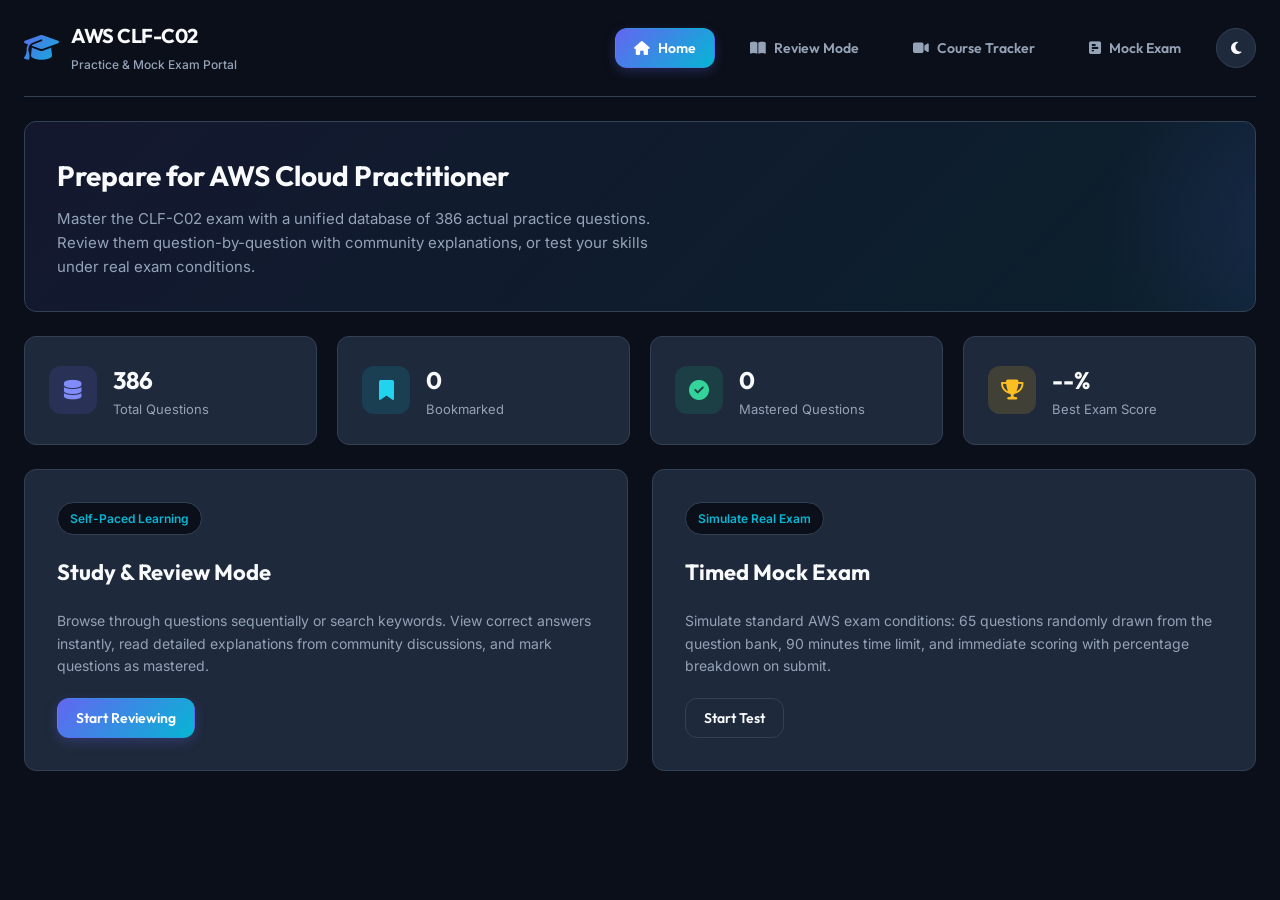
<file: index.html>
<!DOCTYPE html>
<html lang="en" data-theme="dark">
<head>
    <meta charset="UTF-8">
    <meta name="viewport" content="width=device-width, initial-scale=1.0">
    <title>AWS Certified Cloud Practitioner (CLF-C02) Prep Portal</title>
    <link rel="stylesheet" href="style.css">
    <link rel="stylesheet" href="https://cdnjs.cloudflare.com/ajax/libs/font-awesome/6.4.0/css/all.min.css">
</head>
<body>
    <div class="app-container">
        <!-- Application Header -->
        <header>
            <div class="logo-section">
                <div class="logo-icon"><i class="fa-solid fa-graduation-cap"></i></div>
                <div class="logo-text">
                    <h1>AWS CLF-C02</h1>
                    <span>Practice & Mock Exam Portal</span>
                </div>
            </div>
            <div class="nav-controls">
                <button class="btn btn-text" id="btn-home" onclick="showView('dashboard')">
                    <i class="fa-solid fa-house"></i> Home
                </button>
                <button class="btn btn-text" id="btn-study" onclick="showView('study')">
                    <i class="fa-solid fa-book-open"></i> Review Mode
                </button>
                <button class="btn btn-text" id="btn-course" onclick="showView('course')">
                    <i class="fa-solid fa-video"></i> Course Tracker
                </button>
                <button class="btn btn-text" id="btn-exam" onclick="startMockExam()">
                    <i class="fa-solid fa-square-poll-horizontal"></i> Mock Exam
                </button>
                <button class="btn btn-icon" id="theme-toggle" onclick="toggleTheme()" title="Toggle Dark/Light Mode">
                    <i class="fa-solid fa-sun" id="theme-icon-light" style="display: none;"></i>
                    <i class="fa-solid fa-moon" id="theme-icon-dark"></i>
                </button>
            </div>
        </header>

        <main>
            <!-- ================= VIEW 1: DASHBOARD ================= -->
            <section id="view-dashboard" class="dashboard-view">
                <div class="welcome-banner">
                    <div class="welcome-text">
                        <h2>Prepare for AWS Cloud Practitioner</h2>
                        <p>Master the CLF-C02 exam with a unified database of 386 actual practice questions. Review them question-by-question with community explanations, or test your skills under real exam conditions.</p>
                    </div>
                </div>

                <div class="stats-grid">
                    <div class="stat-card">
                        <div class="stat-icon blue"><i class="fa-solid fa-database"></i></div>
                        <div class="stat-info">
                            <h3 id="stat-total-questions">386</h3>
                            <p>Total Questions</p>
                        </div>
                    </div>
                    <div class="stat-card">
                        <div class="stat-icon cyan"><i class="fa-solid fa-bookmark"></i></div>
                        <div class="stat-info">
                            <h3 id="stat-bookmarks">0</h3>
                            <p>Bookmarked</p>
                        </div>
                    </div>
                    <div class="stat-card">
                        <div class="stat-icon green"><i class="fa-solid fa-circle-check"></i></div>
                        <div class="stat-info">
                            <h3 id="stat-mastered">0</h3>
                            <p>Mastered Questions</p>
                        </div>
                    </div>
                    <div class="stat-card">
                        <div class="stat-icon yellow"><i class="fa-solid fa-trophy"></i></div>
                        <div class="stat-info">
                            <h3 id="stat-best-score">--%</h3>
                            <p>Best Exam Score</p>
                        </div>
                    </div>
                </div>

                <div class="modes-container">
                    <div class="mode-card" onclick="showView('study')">
                        <div class="mode-badge">Self-Paced Learning</div>
                        <h3>Study & Review Mode</h3>
                        <p>Browse through questions sequentially or search keywords. View correct answers instantly, read detailed explanations from community discussions, and mark questions as mastered.</p>
                        <button class="btn btn-primary">Start Reviewing</button>
                    </div>

                    <div class="mode-card" onclick="startMockExam()">
                        <div class="mode-badge">Simulate Real Exam</div>
                        <h3>Timed Mock Exam</h3>
                        <p>Simulate standard AWS exam conditions: 65 questions randomly drawn from the question bank, 90 minutes time limit, and immediate scoring with percentage breakdown on submit.</p>
                        <button class="btn btn-secondary">Start Test</button>
                    </div>
                </div>
            </section>

            <!-- ================= VIEW 2: STUDY MODE ================= -->
            <section id="view-study" class="study-view" style="display: none;">
                <!-- Sidebar filter panel -->
                <div class="sidebar-panel">
                    <div class="search-box">
                        <i class="fa-solid fa-magnifying-glass"></i>
                        <input type="text" id="search-input" placeholder="Search keywords..." oninput="handleSearch()">
                    </div>

                    <div>
                        <div class="filter-group-title">Question Range</div>
                        <div class="range-list">
                            <div class="range-item active" id="range-all" onclick="filterByRange('all')">
                                <span>All Questions</span>
                                <span class="range-count">386</span>
                            </div>
                            <div class="range-item" id="range-1-100" onclick="filterByRange('1-100')">
                                <span>Questions 1 - 100</span>
                                <span class="range-count">100</span>
                            </div>
                            <div class="range-item" id="range-101-200" onclick="filterByRange('101-200')">
                                <span>Questions 101 - 200</span>
                                <span class="range-count">86</span>
                            </div>
                            <div class="range-item" id="range-201-300" onclick="filterByRange('201-300')">
                                <span>Questions 201 - 300</span>
                                <span class="range-count">100</span>
                            </div>
                            <div class="range-item" id="range-301-400" onclick="filterByRange('301-400')">
                                <span>Questions 301 - 400</span>
                                <span class="range-count">100</span>
                            </div>
                            <div class="range-item" id="range-bookmarked" onclick="filterByRange('bookmarked')">
                                <span>Bookmarked Only</span>
                                <span class="range-count" id="badge-bookmark-count">0</span>
                            </div>
                        </div>
                    </div>

                    <div class="sidebar-stats">
                        <div>
                            <div class="progress-info">
                                <span>Mastery Progress</span>
                                <span id="mastery-progress-text">0%</span>
                            </div>
                            <div class="progress-bar-container">
                                <div class="progress-bar-fill" id="mastery-progress-fill"></div>
                            </div>
                        </div>
                        <button class="btn btn-secondary" onclick="confirmResetProgress()" style="width: 100%; justify-content: center; font-size: 13px;">
                            <i class="fa-solid fa-rotate-left"></i> Reset All Progress
                        </button>
                    </div>
                </div>

                <!-- Main question block -->
                <div class="question-container">
                    <div class="question-card" id="study-question-card">
                        <div class="question-header">
                            <div class="question-meta">
                                <span class="question-number-badge" id="study-q-num">Question #1</span>
                                <span class="question-source" id="study-q-source">Source: PDF 1 Page 3</span>
                            </div>
                            <div class="question-actions">
                                <button class="btn btn-icon" id="btn-bookmark" onclick="toggleBookmarkCurrent()" title="Bookmark question">
                                    <i class="fa-regular fa-bookmark"></i>
                                </button>
                                <button class="btn btn-icon" id="btn-master" onclick="toggleMasteredCurrent()" title="Mark as mastered">
                                    <i class="fa-regular fa-circle-check"></i>
                                </button>
                            </div>
                        </div>

                        <div class="question-body" id="study-q-body">
                            Question body goes here.
                        </div>

                        <div class="options-list" id="study-options-list">
                            <!-- Options will be dynamically rendered here -->
                        </div>

                        <div class="card-actions">
                            <button class="btn btn-secondary" id="btn-show-answer" onclick="revealAnswer()">
                                <i class="fa-solid fa-eye"></i> Show Answer & Explanation
                            </button>
                            
                            <div class="nav-buttons">
                                <button class="btn btn-secondary" onclick="prevQuestion()">
                                    <i class="fa-solid fa-arrow-left"></i> Prev
                                </button>
                                <button class="btn btn-secondary" onclick="nextQuestion()">
                                    Next <i class="fa-solid fa-arrow-right"></i>
                                </button>
                            </div>
                        </div>
                    </div>

                    <!-- Explanation container -->
                    <div class="explanation-panel" id="explanation-panel" style="display: none;">
                        <div class="explanation-header">
                            <i class="fa-solid fa-circle-info"></i> Explanation & Discussion Notes
                        </div>
                        <div class="explanation-body" id="explanation-body">
                            Discussion and references...
                        </div>
                    </div>
                </div>
            </section>

            <!-- ================= VIEW 5: COURSE TRACKER ================= -->
            <section id="view-course" class="study-view" style="display: none;">
                <!-- Sidebar filter panel -->
                <div class="sidebar-panel">
                    <div class="search-box">
                        <i class="fa-solid fa-magnifying-glass"></i>
                        <input type="text" id="course-search-input" placeholder="Search lectures..." oninput="handleCourseSearch()">
                    </div>

                    <div>
                        <div class="filter-group-title">Course Sections</div>
                        <div class="range-list" id="course-section-list">
                            <!-- Course sections list will be populated dynamically -->
                        </div>
                    </div>

                    <div class="sidebar-stats">
                        <div>
                            <div class="progress-info">
                                <span>Course Progress</span>
                                <span id="course-progress-text">0%</span>
                            </div>
                            <div class="progress-bar-container">
                                <div class="progress-bar-fill" id="course-progress-fill"></div>
                            </div>
                            <div class="progress-sub-text" style="font-size: 11px; margin-top: 4px; color: var(--text-secondary);" id="course-progress-detail">
                                0 / 277 completed
                            </div>
                        </div>
                        <button class="btn btn-secondary" onclick="confirmResetCourseProgress()" style="width: 100%; justify-content: center; font-size: 13px;">
                            <i class="fa-solid fa-rotate-left"></i> Reset Course Progress
                        </button>
                    </div>
                </div>

                <!-- Main course content block -->
                <div class="question-container course-container">
                    <div class="course-header-banner">
                        <h2>Ultimate AWS Cloud Practitioner CLF-C02</h2>
                        <p>Track your study progress for Stephane Maarek's comprehensive video lecture course. Use this tracker alongside your quiz reviews to maximize your exam preparation.</p>
                    </div>
                    
                    <div class="course-sections-wrapper" id="course-sections-wrapper">
                        <!-- Grouped lectures will be populated here -->
                    </div>
                </div>
            </section>

            <!-- ================= VIEW 3: MOCK EXAM ================= -->
            <section id="view-exam" class="exam-view" style="display: none;">
                <!-- Left Main Question block -->
                <div class="exam-main">
                    <div class="exam-bar">
                        <div class="exam-timer">
                            <i class="fa-regular fa-clock"></i> <span id="timer-display">90:00</span>
                        </div>
                        <div class="nav-buttons">
                            <button class="btn btn-secondary" id="btn-flag-exam" onclick="toggleExamFlag()">
                                <i class="fa-regular fa-flag"></i> Flag Question
                            </button>
                            <button class="btn btn-primary" onclick="promptSubmitExam()">
                                <i class="fa-solid fa-circle-check"></i> Submit Exam
                            </button>
                        </div>
                    </div>

                    <div class="question-card" id="exam-question-card">
                        <div class="question-header">
                            <div class="question-meta">
                                <span class="question-number-badge" id="exam-progress-badge">Question 1 / 65</span>
                                <span class="question-source" id="exam-q-real-num">Question #150</span>
                            </div>
                        </div>

                        <div class="question-body" id="exam-q-body">
                            Exam question goes here.
                        </div>

                        <div class="options-list" id="exam-options-list">
                            <!-- Exam options rendered here -->
                        </div>

                        <div class="card-actions" style="justify-content: flex-end;">
                            <div class="nav-buttons">
                                <button class="btn btn-secondary" onclick="prevExamQuestion()">
                                    <i class="fa-solid fa-arrow-left"></i> Prev
                                </button>
                                <button class="btn btn-secondary" onclick="nextExamQuestion()">
                                    Next <i class="fa-solid fa-arrow-right"></i>
                                </button>
                            </div>
                        </div>
                    </div>
                </div>

                <!-- Right Sidebar Navigation Grid -->
                <div class="sidebar-panel exam-sidebar">
                    <div class="grid-title">Exam Questions Navigator</div>
                    <div class="question-grid" id="exam-question-grid">
                        <!-- Grid buttons generated here -->
                    </div>
                    
                    <div class="grid-legend">
                        <div class="legend-item">
                            <div class="legend-dot unanswered"></div>
                            <span>Unanswered</span>
                        </div>
                        <div class="legend-item">
                            <div class="legend-dot current"></div>
                            <span>Current</span>
                        </div>
                        <div class="legend-item">
                            <div class="legend-dot answered"></div>
                            <span>Answered</span>
                        </div>
                        <div class="legend-item">
                            <div class="legend-dot flagged"></div>
                            <span>Flagged</span>
                        </div>
                    </div>
                </div>
            </section>

            <!-- ================= VIEW 4: EXAM RESULTS ================= -->
            <section id="view-results" class="results-view" style="display: none;">
                <div class="result-card">
                    <div class="result-status" id="result-status-title">PASSED</div>
                    
                    <div class="score-circle" id="result-score-circle">
                        <span class="score-value" id="result-score-percent">78%</span>
                        <span class="score-label">Your Score</span>
                    </div>

                    <div class="results-stats-row">
                        <div class="result-stat-box">
                            <h4 id="result-stat-score">51/65</h4>
                            <p>Correct Questions</p>
                        </div>
                        <div class="result-stat-box">
                            <h4 id="result-stat-passing">70% (46/65)</h4>
                            <p>Passing Grade</p>
                        </div>
                        <div class="result-stat-box">
                            <h4 id="result-stat-time">14:23</h4>
                            <p>Time Spent</p>
                        </div>
                        <div class="result-stat-box">
                            <h4 id="result-stat-date">July 4, 2026</h4>
                            <p>Test Date</p>
                        </div>
                    </div>

                    <div class="result-actions">
                        <button class="btn btn-primary" onclick="startMockExam()">
                            <i class="fa-solid fa-rotate-right"></i> Try Again
                        </button>
                        <button class="btn btn-secondary" onclick="showView('dashboard')">
                            <i class="fa-solid fa-house"></i> Dashboard
                        </button>
                    </div>
                </div>

                <div class="results-review-section">
                    <div class="filter-group-title">Review Exam Questions</div>
                    <div id="results-review-list">
                        <!-- Review list generated here -->
                    </div>
                </div>
            </section>
        </main>
    </div>

    <!-- ================= CONFIRMATION MODALS ================= -->
    <!-- Submit Exam Modal -->
    <div class="modal-overlay" id="modal-submit-exam" style="display: none;">
        <div class="modal-content">
            <div class="modal-icon"><i class="fa-solid fa-triangle-exclamation"></i></div>
            <h3>Submit Your Exam?</h3>
            <p id="submit-modal-text">You have answered 50 out of 65 questions. Are you sure you want to end the test and calculate your final grade?</p>
            <div class="modal-buttons">
                <button class="btn btn-primary" onclick="submitExamFinal()">Yes, Submit</button>
                <button class="btn btn-secondary" onclick="closeModal('modal-submit-exam')">Cancel</button>
            </div>
        </div>
    </div>

    <!-- Reset Progress Modal -->
    <div class="modal-overlay" id="modal-reset-progress" style="display: none;">
        <div class="modal-content">
            <div class="modal-icon" style="color: var(--error);"><i class="fa-solid fa-trash-can"></i></div>
            <h3>Reset All Progress?</h3>
            <p>This will permanently delete all mastered progress, bookmarked questions, and high scores. This action cannot be undone.</p>
            <div class="modal-buttons">
                <button class="btn btn-primary" style="background: var(--error); box-shadow: 0 4px 12px rgba(244, 63, 94, 0.25);" onclick="resetProgressFinal()">Reset Everything</button>
                <button class="btn btn-secondary" onclick="closeModal('modal-reset-progress')">Cancel</button>
            </div>
        </div>
    </div>

    <!-- Reset Course Progress Modal -->
    <div class="modal-overlay" id="modal-reset-course-progress" style="display: none;">
        <div class="modal-content">
            <div class="modal-icon" style="color: var(--error);"><i class="fa-solid fa-trash-can"></i></div>
            <h3>Reset Course Progress?</h3>
            <p>This will permanently clear your checked lectures progress. This action cannot be undone.</p>
            <div class="modal-buttons">
                <button class="btn btn-primary" style="background: var(--error); box-shadow: 0 4px 12px rgba(244, 63, 94, 0.25);" onclick="resetCourseProgressFinal()">Reset Progress</button>
                <button class="btn btn-secondary" onclick="closeModal('modal-reset-course-progress')">Cancel</button>
            </div>
        </div>
    </div>

    <!-- Scripts -->
    <script src="questions.js"></script>
    <script src="course_data.js"></script>
    <script src="app.js"></script>
</body>
</html>
</file>
<file: style.css>
@import url('https://fonts.googleapis.com/css2?family=Inter:wght@300;400;500;600;700&family=Outfit:wght@400;500;600;700;800&display=swap');

:root {
    /* Color Palette - Dark Mode (Default) */
    --bg-primary: #0f172a;
    --bg-secondary: #0b0f19;
    --bg-card: #1e293b;
    --bg-card-hover: #3341552a;
    --border-color: #334155;
    --border-color-active: #4f46e5;
    
    --text-primary: #f8fafc;
    --text-secondary: #94a3b8;
    --text-muted: #64748b;
    
    --accent-primary: #6366f1;
    --accent-primary-rgb: 99, 102, 241;
    --accent-secondary: #06b6d4;
    --accent-gradient: linear-gradient(135deg, #6366f1 0%, #06b6d4 100%);
    
    --success: #10b981;
    --success-bg: #10b98115;
    --error: #f43f5e;
    --error-bg: #f43f5e15;
    --warning: #fbbf24;
    --warning-bg: #fbbf2415;
    --info: #0ea5e9;
    --info-bg: #0ea5e915;
    
    --shadow-sm: 0 1px 2px 0 rgb(0 0 0 / 0.05);
    --shadow-md: 0 4px 6px -1px rgb(0 0 0 / 0.1), 0 2px 4px -2px rgb(0 0 0 / 0.1);
    --shadow-lg: 0 10px 15px -3px rgb(0 0 0 / 0.1), 0 4px 6px -4px rgb(0 0 0 / 0.1);
    --shadow-xl: 0 20px 25px -5px rgb(0 0 0 / 0.1), 0 8px 10px -6px rgb(0 0 0 / 0.1);
    
    --glass-bg: rgba(30, 41, 59, 0.7);
    --glass-border: rgba(255, 255, 255, 0.08);
    --glass-blur: blur(12px);
    
    --font-heading: 'Outfit', sans-serif;
    --font-body: 'Inter', sans-serif;
    --radius: 12px;
}

[data-theme="light"] {
    /* Color Palette - Light Mode */
    --bg-primary: #f8fafc;
    --bg-secondary: #f1f5f9;
    --bg-card: #ffffff;
    --bg-card-hover: #f1f5f9;
    --border-color: #e2e8f0;
    --border-color-active: #6366f1;
    
    --text-primary: #0f172a;
    --text-secondary: #475569;
    --text-muted: #94a3b8;
    
    --glass-bg: rgba(255, 255, 255, 0.7);
    --glass-border: rgba(15, 23, 42, 0.08);
    
    --shadow-sm: 0 1px 2px 0 rgb(0 0 0 / 0.02);
    --shadow-md: 0 4px 6px -1px rgb(0 0 0 / 0.05), 0 2px 4px -2px rgb(0 0 0 / 0.05);
    --shadow-lg: 0 10px 15px -3px rgb(0 0 0 / 0.05), 0 4px 6px -4px rgb(0 0 0 / 0.05);
}

/* Global Reset */
* {
    margin: 0;
    padding: 0;
    box-sizing: border-box;
}

body {
    background-color: var(--bg-secondary);
    color: var(--text-primary);
    font-family: var(--font-body);
    font-size: 15px;
    line-height: 1.6;
    overflow-x: hidden;
    min-height: 100vh;
    transition: background-color 0.3s ease, color 0.3s ease;
}

/* Scrollbar styling */
::-webkit-scrollbar {
    width: 8px;
    height: 8px;
}
::-webkit-scrollbar-track {
    background: var(--bg-secondary);
}
::-webkit-scrollbar-thumb {
    background: var(--border-color);
    border-radius: 4px;
}
::-webkit-scrollbar-thumb:hover {
    background: var(--text-muted);
}

/* Layout Utilities */
.app-container {
    display: flex;
    flex-direction: column;
    min-height: 100vh;
    max-width: 1400px;
    margin: 0 auto;
    padding: 0 24px;
}

/* Header */
header {
    display: flex;
    justify-content: space-between;
    align-items: center;
    padding: 20px 0;
    border-bottom: 1px solid var(--border-color);
    margin-bottom: 24px;
}

.logo-section {
    display: flex;
    align-items: center;
    gap: 12px;
}

.logo-icon {
    font-size: 28px;
    background: var(--accent-gradient);
    -webkit-background-clip: text;
    -webkit-text-fill-color: transparent;
    font-weight: 800;
}

.logo-text h1 {
    font-family: var(--font-heading);
    font-size: 20px;
    font-weight: 700;
    letter-spacing: -0.5px;
}

.logo-text span {
    font-size: 12px;
    color: var(--text-secondary);
    font-weight: 500;
}

.nav-controls {
    display: flex;
    align-items: center;
    gap: 16px;
}

/* Buttons */
.btn {
    display: inline-flex;
    align-items: center;
    justify-content: center;
    gap: 8px;
    padding: 10px 18px;
    border-radius: var(--radius);
    font-family: var(--font-heading);
    font-size: 14px;
    font-weight: 600;
    cursor: pointer;
    transition: all 0.2s cubic-bezier(0.4, 0, 0.2, 1);
    border: 1px solid transparent;
}

.btn-primary {
    background: var(--accent-gradient);
    color: #ffffff;
    box-shadow: 0 4px 12px rgba(99, 102, 241, 0.25);
}

.btn-primary:hover {
    transform: translateY(-1px);
    box-shadow: 0 6px 16px rgba(99, 102, 241, 0.35);
}

.btn-secondary {
    background-color: var(--bg-card);
    border-color: var(--border-color);
    color: var(--text-primary);
}

.btn-secondary:hover {
    background-color: var(--bg-primary);
    border-color: var(--text-muted);
}

.btn-text {
    background: transparent;
    color: var(--text-secondary);
}

.btn-text:hover {
    color: var(--text-primary);
    background-color: var(--bg-card-hover);
}

.btn-icon {
    width: 40px;
    height: 40px;
    padding: 0;
    border-radius: 50%;
    background-color: var(--bg-card);
    border: 1px solid var(--border-color);
    color: var(--text-primary);
}

.btn-icon:hover {
    border-color: var(--accent-primary);
    color: var(--accent-primary);
}

/* Home / Dashboard View */
.dashboard-view {
    display: grid;
    grid-template-columns: 1fr;
    gap: 24px;
    animation: fadeIn 0.4s ease-out;
}

.welcome-banner {
    background: linear-gradient(135deg, rgba(99, 102, 241, 0.1) 0%, rgba(6, 182, 212, 0.1) 100%);
    border: 1px solid var(--border-color);
    border-radius: var(--radius);
    padding: 32px;
    display: flex;
    justify-content: space-between;
    align-items: center;
    position: relative;
    overflow: hidden;
}

.welcome-banner::after {
    content: '';
    position: absolute;
    top: -50%;
    right: -20%;
    width: 400px;
    height: 400px;
    background: radial-gradient(circle, rgba(99, 102, 241, 0.15) 0%, transparent 70%);
    border-radius: 50%;
}

.welcome-text h2 {
    font-family: var(--font-heading);
    font-size: 28px;
    margin-bottom: 8px;
    font-weight: 700;
}

.welcome-text p {
    color: var(--text-secondary);
    max-width: 600px;
}

.stats-grid {
    display: grid;
    grid-template-columns: repeat(auto-fit, minmax(220px, 1fr));
    gap: 20px;
}

.stat-card {
    background-color: var(--bg-card);
    border: 1px solid var(--border-color);
    border-radius: var(--radius);
    padding: 24px;
    display: flex;
    align-items: center;
    gap: 16px;
    transition: transform 0.2s ease;
}

.stat-card:hover {
    transform: translateY(-2px);
}

.stat-icon {
    width: 48px;
    height: 48px;
    border-radius: 12px;
    display: flex;
    align-items: center;
    justify-content: center;
    font-size: 20px;
}

.stat-icon.blue { background-color: rgba(99, 102, 241, 0.15); color: #818cf8; }
.stat-icon.cyan { background-color: rgba(6, 182, 212, 0.15); color: #22d3ee; }
.stat-icon.green { background-color: rgba(16, 185, 129, 0.15); color: #34d399; }
.stat-icon.yellow { background-color: rgba(251, 191, 36, 0.15); color: #fbbf24; }

.stat-info h3 {
    font-size: 24px;
    font-weight: 700;
    font-family: var(--font-heading);
}

.stat-info p {
    font-size: 13px;
    color: var(--text-secondary);
}

.modes-container {
    display: grid;
    grid-template-columns: repeat(auto-fit, minmax(320px, 1fr));
    gap: 24px;
}

.mode-card {
    background-color: var(--bg-card);
    border: 1px solid var(--border-color);
    border-radius: var(--radius);
    padding: 32px;
    display: flex;
    flex-direction: column;
    align-items: flex-start;
    gap: 20px;
    cursor: pointer;
    transition: all 0.3s cubic-bezier(0.4, 0, 0.2, 1);
    position: relative;
    overflow: hidden;
}

.mode-card:hover {
    transform: translateY(-4px);
    border-color: var(--accent-primary);
    box-shadow: var(--shadow-lg);
}

.mode-badge {
    background-color: var(--bg-secondary);
    padding: 6px 12px;
    border-radius: 20px;
    font-size: 12px;
    font-weight: 600;
    color: var(--accent-secondary);
    border: 1px solid var(--border-color);
}

.mode-card h3 {
    font-family: var(--font-heading);
    font-size: 22px;
    font-weight: 700;
}

.mode-card p {
    color: var(--text-secondary);
    flex-grow: 1;
    font-size: 14px;
}

/* Study Mode View */
.study-view {
    display: grid;
    grid-template-columns: 280px 1fr;
    gap: 24px;
    animation: fadeIn 0.4s ease-out;
}

/* Sidebar panel */
.sidebar-panel {
    background-color: var(--bg-card);
    border: 1px solid var(--border-color);
    border-radius: var(--radius);
    padding: 20px;
    display: flex;
    flex-direction: column;
    gap: 20px;
    height: fit-content;
}

.search-box {
    position: relative;
}

.search-box input {
    width: 100%;
    padding: 10px 12px 10px 36px;
    background-color: var(--bg-secondary);
    border: 1px solid var(--border-color);
    border-radius: var(--radius);
    color: var(--text-primary);
    font-family: var(--font-body);
    font-size: 14px;
}

.search-box input:focus {
    outline: none;
    border-color: var(--accent-primary);
}

.search-box i {
    position: absolute;
    left: 12px;
    top: 50%;
    transform: translateY(-50%);
    color: var(--text-muted);
    font-size: 14px;
}

.filter-group-title {
    font-size: 12px;
    text-transform: uppercase;
    font-weight: 700;
    color: var(--text-muted);
    letter-spacing: 0.5px;
    margin-bottom: 8px;
}

.range-list {
    display: flex;
    flex-direction: column;
    gap: 8px;
}

.range-item {
    display: flex;
    align-items: center;
    justify-content: space-between;
    padding: 8px 12px;
    border-radius: 8px;
    font-size: 13px;
    font-weight: 500;
    color: var(--text-secondary);
    cursor: pointer;
    background-color: var(--bg-secondary);
    border: 1px solid transparent;
    transition: all 0.2s;
}

.range-item:hover, .range-item.active {
    color: var(--text-primary);
    background-color: var(--bg-card-hover);
    border-color: var(--border-color);
}

.range-item.active {
    border-color: var(--accent-primary);
    font-weight: 600;
}

.sidebar-stats {
    border-top: 1px solid var(--border-color);
    padding-top: 16px;
    display: flex;
    flex-direction: column;
    gap: 12px;
}

.progress-info {
    display: flex;
    justify-content: space-between;
    font-size: 13px;
    font-weight: 500;
    margin-bottom: 4px;
}

.progress-bar-container {
    width: 100%;
    height: 6px;
    background-color: var(--bg-secondary);
    border-radius: 3px;
    overflow: hidden;
}

.progress-bar-fill {
    height: 100%;
    background: var(--accent-gradient);
    border-radius: 3px;
    width: 0%;
    transition: width 0.4s ease;
}

/* Question Area */
.question-container {
    display: flex;
    flex-direction: column;
    gap: 20px;
}

.question-card {
    background-color: var(--bg-card);
    border: 1px solid var(--border-color);
    border-radius: var(--radius);
    padding: 32px;
    box-shadow: var(--shadow-md);
    position: relative;
}

.question-header {
    display: flex;
    justify-content: space-between;
    align-items: center;
    margin-bottom: 18px;
}

.question-meta {
    display: flex;
    align-items: center;
    gap: 12px;
}

.question-number-badge {
    background: var(--accent-gradient);
    color: white;
    font-family: var(--font-heading);
    font-weight: 700;
    padding: 4px 10px;
    border-radius: 8px;
    font-size: 13px;
}

.question-source {
    font-size: 12px;
    color: var(--text-muted);
    font-weight: 500;
}

.question-actions {
    display: flex;
    gap: 10px;
}

.question-body {
    font-family: var(--font-heading);
    font-size: 18px;
    font-weight: 600;
    color: var(--text-primary);
    margin-bottom: 24px;
    white-space: pre-line;
}

/* Quiz Option Item */
.options-list {
    display: flex;
    flex-direction: column;
    gap: 12px;
}

.option-item {
    display: flex;
    align-items: flex-start;
    gap: 16px;
    padding: 16px;
    border-radius: var(--radius);
    border: 1px solid var(--border-color);
    background-color: var(--bg-secondary);
    cursor: pointer;
    transition: all 0.2s;
    user-select: none;
}

.option-item:hover {
    border-color: var(--text-muted);
    background-color: var(--bg-card-hover);
}

.option-item.selected {
    border-color: var(--accent-primary);
    background-color: rgba(99, 102, 241, 0.05);
}

.option-letter {
    width: 28px;
    height: 28px;
    border-radius: 6px;
    border: 1px solid var(--border-color);
    display: flex;
    align-items: center;
    justify-content: center;
    font-size: 14px;
    font-weight: 700;
    color: var(--text-secondary);
    background-color: var(--bg-card);
    transition: all 0.2s;
    flex-shrink: 0;
}

.option-item.selected .option-letter {
    border-color: var(--accent-primary);
    background-color: var(--accent-primary);
    color: white;
}

.option-text {
    font-size: 15px;
    color: var(--text-primary);
    line-height: 1.5;
}

/* Revealed answer states */
.option-item.correct {
    border-color: var(--success);
    background-color: var(--success-bg);
}
.option-item.correct .option-letter {
    border-color: var(--success);
    background-color: var(--success);
    color: white;
}

.option-item.incorrect.selected {
    border-color: var(--error);
    background-color: var(--error-bg);
}
.option-item.incorrect.selected .option-letter {
    border-color: var(--error);
    background-color: var(--error);
    color: white;
}

/* Action Box */
.card-actions {
    display: flex;
    justify-content: space-between;
    align-items: center;
    border-top: 1px solid var(--border-color);
    padding-top: 20px;
    margin-top: 24px;
}

.nav-buttons {
    display: flex;
    gap: 12px;
}

/* Explanation / Discussion Panel */
.explanation-panel {
    background-color: var(--bg-secondary);
    border: 1px solid var(--border-color);
    border-radius: var(--radius);
    padding: 24px;
    margin-top: 20px;
    animation: slideDown 0.3s ease-out;
}

.explanation-header {
    display: flex;
    align-items: center;
    gap: 10px;
    font-family: var(--font-heading);
    font-weight: 700;
    font-size: 16px;
    margin-bottom: 12px;
    color: var(--accent-secondary);
}

.explanation-body {
    font-size: 14px;
    color: var(--text-secondary);
    line-height: 1.6;
    max-height: 300px;
    overflow-y: auto;
    padding-right: 10px;
    white-space: pre-wrap;
}

/* Mock Exam View */
.exam-view {
    display: grid;
    grid-template-columns: 1fr 340px;
    gap: 24px;
    animation: fadeIn 0.4s ease-out;
}

.exam-main {
    display: flex;
    flex-direction: column;
    gap: 20px;
}

.exam-bar {
    background-color: var(--bg-card);
    border: 1px solid var(--border-color);
    border-radius: var(--radius);
    padding: 16px 24px;
    display: flex;
    justify-content: space-between;
    align-items: center;
}

.exam-timer {
    display: flex;
    align-items: center;
    gap: 10px;
    font-family: var(--font-heading);
    font-weight: 700;
    font-size: 18px;
    color: var(--warning);
}

.exam-timer.danger {
    color: var(--error);
    animation: pulse 1s infinite alternate;
}

.exam-sidebar {
    background-color: var(--bg-card);
    border: 1px solid var(--border-color);
    border-radius: var(--radius);
    padding: 20px;
    display: flex;
    flex-direction: column;
    gap: 20px;
    height: fit-content;
}

.grid-title {
    font-family: var(--font-heading);
    font-weight: 700;
    font-size: 15px;
}

.question-grid {
    display: grid;
    grid-template-columns: repeat(5, 1fr);
    gap: 8px;
    max-height: 400px;
    overflow-y: auto;
    padding-right: 4px;
}

.grid-item {
    aspect-ratio: 1;
    display: flex;
    align-items: center;
    justify-content: center;
    border-radius: 8px;
    border: 1px solid var(--border-color);
    font-family: var(--font-heading);
    font-size: 13px;
    font-weight: 600;
    color: var(--text-secondary);
    cursor: pointer;
    background-color: var(--bg-secondary);
    transition: all 0.2s;
}

.grid-item:hover {
    border-color: var(--text-primary);
}

.grid-item.current {
    border-color: var(--accent-primary);
    color: var(--accent-primary);
    box-shadow: 0 0 8px rgba(99, 102, 241, 0.2);
}

.grid-item.answered {
    background-color: rgba(99, 102, 241, 0.15);
    border-color: var(--accent-primary);
    color: var(--text-primary);
}

.grid-item.flagged {
    background-color: rgba(251, 191, 36, 0.15);
    border-color: var(--warning);
    color: var(--warning);
}

.grid-item.flagged.answered {
    background-color: rgba(251, 191, 36, 0.25);
    border-color: var(--warning);
}

.grid-legend {
    display: grid;
    grid-template-columns: 1fr 1fr;
    gap: 12px;
    border-top: 1px solid var(--border-color);
    padding-top: 16px;
    font-size: 12px;
    color: var(--text-secondary);
}

.legend-item {
    display: flex;
    align-items: center;
    gap: 8px;
}

.legend-dot {
    width: 12px;
    height: 12px;
    border-radius: 3px;
}

.legend-dot.unanswered { background-color: var(--bg-secondary); border: 1px solid var(--border-color); }
.legend-dot.current { border: 1px solid var(--accent-primary); }
.legend-dot.answered { background-color: rgba(99, 102, 241, 0.15); border: 1px solid var(--accent-primary); }
.legend-dot.flagged { background-color: rgba(251, 191, 36, 0.15); border: 1px solid var(--warning); }

/* Results View */
.results-view {
    max-width: 800px;
    margin: 0 auto;
    display: flex;
    flex-direction: column;
    gap: 24px;
    animation: fadeIn 0.4s ease-out;
}

.result-card {
    background-color: var(--bg-card);
    border: 1px solid var(--border-color);
    border-radius: var(--radius);
    padding: 40px;
    text-align: center;
    box-shadow: var(--shadow-lg);
    display: flex;
    flex-direction: column;
    align-items: center;
    gap: 20px;
}

.score-circle {
    width: 160px;
    height: 160px;
    border-radius: 50%;
    display: flex;
    flex-direction: column;
    align-items: center;
    justify-content: center;
    border: 10px solid var(--border-color);
    font-family: var(--font-heading);
    position: relative;
}

.score-circle.pass {
    border-color: var(--success);
    color: var(--success);
}

.score-circle.fail {
    border-color: var(--error);
    color: var(--error);
}

.score-value {
    font-size: 38px;
    font-weight: 800;
}

.score-label {
    font-size: 11px;
    text-transform: uppercase;
    font-weight: 700;
    color: var(--text-secondary);
}

.result-status {
    font-family: var(--font-heading);
    font-size: 24px;
    font-weight: 700;
}

.result-status.pass { color: var(--success); }
.result-status.fail { color: var(--error); }

.results-stats-row {
    display: grid;
    grid-template-columns: repeat(4, 1fr);
    width: 100%;
    gap: 16px;
    border-top: 1px solid var(--border-color);
    border-bottom: 1px solid var(--border-color);
    padding: 24px 0;
    margin: 10px 0;
}

.result-stat-box h4 {
    font-family: var(--font-heading);
    font-size: 20px;
    font-weight: 700;
}

.result-stat-box p {
    font-size: 12px;
    color: var(--text-secondary);
}

.result-actions {
    display: flex;
    gap: 16px;
}

.results-review-section {
    display: flex;
    flex-direction: column;
    gap: 20px;
}

.review-item {
    background-color: var(--bg-card);
    border: 1px solid var(--border-color);
    border-radius: var(--radius);
    padding: 24px;
    display: flex;
    flex-direction: column;
    gap: 16px;
}

.review-badge {
    padding: 4px 10px;
    border-radius: 8px;
    font-size: 12px;
    font-weight: 600;
    font-family: var(--font-heading);
    width: fit-content;
}

.review-badge.correct { background-color: var(--success-bg); color: var(--success); }
.review-badge.incorrect { background-color: var(--error-bg); color: var(--error); }

/* Modal overlay styling */
.modal-overlay {
    position: fixed;
    top: 0;
    left: 0;
    right: 0;
    bottom: 0;
    background-color: rgba(15, 23, 42, 0.7);
    backdrop-filter: blur(4px);
    display: flex;
    align-items: center;
    justify-content: center;
    z-index: 1000;
    animation: fadeIn 0.2s ease-out;
}

.modal-content {
    background-color: var(--bg-card);
    border: 1px solid var(--border-color);
    border-radius: var(--radius);
    padding: 32px;
    max-width: 480px;
    width: 100%;
    box-shadow: var(--shadow-xl);
    text-align: center;
    animation: scaleIn 0.3s cubic-bezier(0.34, 1.56, 0.64, 1);
}

.modal-icon {
    font-size: 40px;
    color: var(--warning);
    margin-bottom: 16px;
}

.modal-content h3 {
    font-family: var(--font-heading);
    font-size: 20px;
    font-weight: 700;
    margin-bottom: 12px;
}

.modal-content p {
    color: var(--text-secondary);
    font-size: 14px;
    margin-bottom: 24px;
}

.modal-buttons {
    display: flex;
    justify-content: center;
    gap: 16px;
}

/* Animations */
@keyframes fadeIn {
    from { opacity: 0; transform: translateY(4px); }
    to { opacity: 1; transform: translateY(0); }
}

@keyframes slideDown {
    from { opacity: 0; transform: translateY(-8px); }
    to { opacity: 1; transform: translateY(0); }
}

@keyframes scaleIn {
    from { opacity: 0; transform: scale(0.95); }
    to { opacity: 1; transform: scale(1); }
}

@keyframes pulse {
    from { opacity: 0.8; }
    to { opacity: 1; }
}

/* Responsiveness */
@media (max-width: 900px) {
    .study-view {
        grid-template-columns: 1fr;
    }
    
    .exam-view {
        grid-template-columns: 1fr;
    }
    
    .exam-sidebar {
        order: -1;
    }
    
    .question-grid {
        grid-template-columns: repeat(10, 1fr);
    }
}

@media (max-width: 600px) {
    header {
        flex-direction: column;
        gap: 16px;
        align-items: flex-start;
    }
    
    .nav-controls {
        width: 100%;
        justify-content: space-between;
    }
    
    .welcome-banner {
        padding: 20px;
    }
    
    .question-card {
        padding: 20px;
    }
    
    .results-stats-row {
        grid-template-columns: 1fr 1fr;
        gap: 16px;
    }
    
    .question-grid {
        grid-template-columns: repeat(5, 1fr);
    }
}

/* ================= COURSE TRACKER VIEW STYLES ================= */
.course-container {
    overflow-y: auto;
    max-height: calc(100vh - 120px);
    padding-right: 8px;
}

.course-header-banner {
    background: var(--bg-card);
    border: 1px solid var(--border-color);
    border-radius: 16px;
    padding: 24px;
    margin-bottom: 24px;
    box-shadow: var(--shadow-sm);
    background: linear-gradient(135deg, rgba(99, 102, 241, 0.05) 0%, rgba(6, 182, 212, 0.05) 100%), var(--bg-card);
}

.course-header-banner h2 {
    font-family: var(--font-heading);
    color: var(--text-primary);
    margin-bottom: 8px;
    font-size: 22px;
    font-weight: 700;
}

.course-header-banner p {
    color: var(--text-secondary);
    font-size: 14px;
    line-height: 1.6;
}

.course-sections-wrapper {
    display: flex;
    flex-direction: column;
    gap: 20px;
}

.course-section-block {
    background: var(--bg-card);
    border: 1px solid var(--border-color);
    border-radius: 16px;
    overflow: hidden;
    box-shadow: var(--shadow-sm);
    transition: border-color 0.2s ease, box-shadow 0.2s ease;
}

.course-section-block:hover {
    border-color: rgba(99, 102, 241, 0.3);
    box-shadow: var(--shadow-md);
}

.course-section-header {
    background: rgba(99, 102, 241, 0.02);
    border-bottom: 1px solid var(--border-color);
    padding: 16px 24px;
}

.course-section-header h3 {
    font-size: 15px;
    font-weight: 700;
    color: var(--text-primary);
}

.course-lecture-list {
    display: flex;
    flex-direction: column;
}

.lecture-item {
    display: flex;
    align-items: center;
    padding: 14px 24px;
    border-bottom: 1px solid var(--border-color);
    cursor: pointer;
    transition: background-color 0.2s ease;
}

.lecture-item:last-child {
    border-bottom: none;
}

.lecture-item:hover {
    background-color: rgba(99, 102, 241, 0.02);
}

.lecture-item.completed {
    background-color: rgba(16, 185, 129, 0.02);
}

.lecture-item.completed:hover {
    background-color: rgba(16, 185, 129, 0.04);
}

.lecture-checkbox {
    font-size: 20px;
    margin-right: 16px;
    color: var(--text-secondary);
    display: flex;
    align-items: center;
    justify-content: center;
    transition: color 0.2s ease, transform 0.1s ease;
}

.lecture-item:hover .lecture-checkbox {
    color: var(--accent-primary);
    transform: scale(1.05);
}

.lecture-item.completed .lecture-checkbox {
    color: var(--success);
}

.lecture-details {
    display: flex;
    flex-direction: column;
    flex-grow: 1;
    gap: 4px;
}

.lecture-num {
    font-size: 11px;
    font-weight: 600;
    text-transform: uppercase;
    letter-spacing: 0.5px;
    color: var(--text-muted);
}

.lecture-item.completed .lecture-num {
    color: rgba(16, 185, 129, 0.6);
}

.lecture-title {
    font-size: 14px;
    font-weight: 500;
    color: var(--text-primary);
    transition: color 0.2s ease;
}

.lecture-item.completed .lecture-title {
    color: var(--text-muted);
    text-decoration: line-through;
    text-decoration-color: rgba(255, 255, 255, 0.15);
}

[data-theme="light"] .lecture-item.completed .lecture-title {
    text-decoration-color: rgba(0, 0, 0, 0.1);
}

.lecture-status-badge {
    margin-left: 16px;
}

.status-badge {
    display: inline-flex;
    align-items: center;
    justify-content: center;
    padding: 4px 10px;
    font-size: 10px;
    font-weight: 600;
    border-radius: 20px;
    text-transform: uppercase;
    letter-spacing: 0.5px;
}

.status-badge.completed {
    background: rgba(16, 185, 129, 0.1);
    color: var(--success);
    border: 1px solid rgba(16, 185, 129, 0.2);
}

.status-badge.todo {
    background: rgba(255, 255, 255, 0.03);
    color: var(--text-secondary);
    border: 1px solid var(--border-color);
}
</file>
